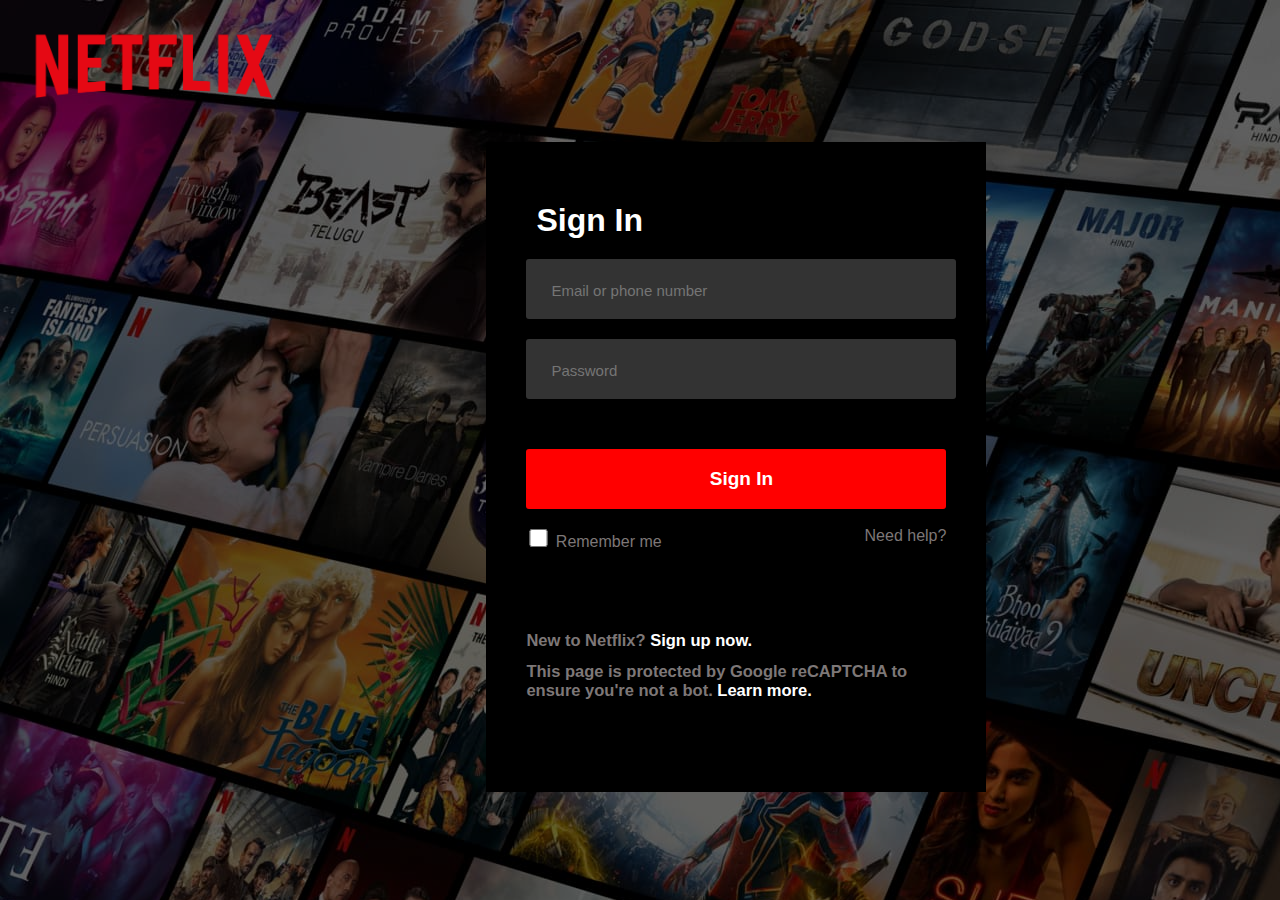
<file: index.html>
<!DOCTYPE html>
<html lang="en">
<head>
    <meta charset="UTF-8">
    <meta http-equiv="X-UA-Compatible" content="IE=edge">
    <meta name="viewport" content="width=device-width, initial-scale=1.0">
    <title>Netflix.com</title>
    <link rel="stylesheet" href="style.css">
</head>
<body>
    <div class="logo">
        <img src="/netflix-logo-0.png" alt="Netflix">
    </div>
    
    <div class="container">
        <h1>Sign In</h1>
        <div class="form">
            <form>
                <input type="email" placeholder="Email or phone number">
                <input type="password" placeholder="Password" required>
                <input type="submit" value="Sign In"required>
                <input type="checkbox" ><label> Remember me</label>
                <a href="#">Need help?</a>
            </form>
        </div>
        <div class="content">
            <h2>New to Netflix? <a href="/signup.html">Sign up now.</a> </h2><br>
            <h2>This page is protected by Google reCAPTCHA to ensure you're not a bot. <a href="#"> Learn more.</a> </h2>
        </div>
    </div>
</body>
</html>
</file>
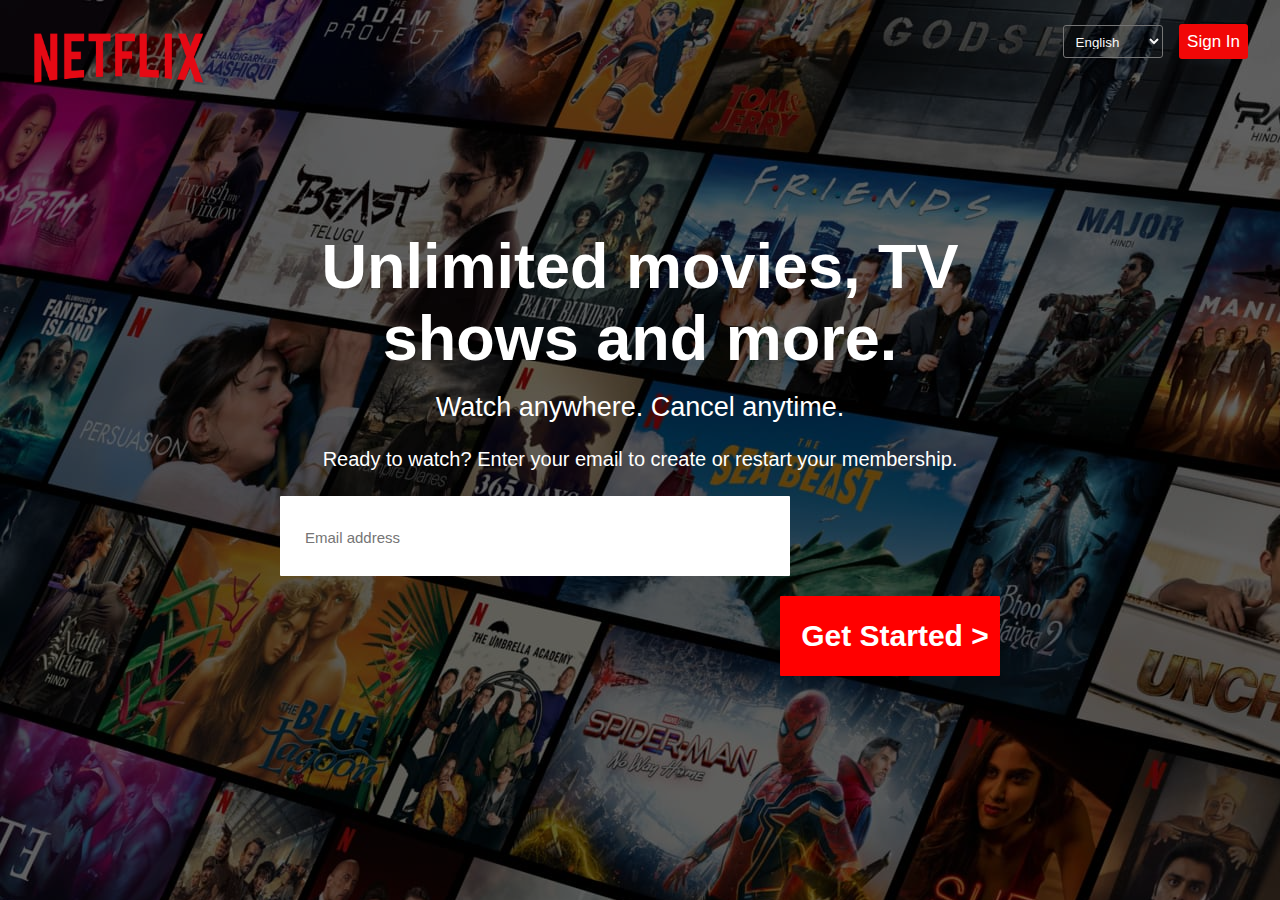
<file: signup.html>
<!DOCTYPE html>
<html lang="en">
<head>
    <meta charset="UTF-8">
    <meta http-equiv="X-UA-Compatible" content="IE=edge">
    <meta name="viewport" content="width=device-width, initial-scale=1.0">
    <title>Netflix.com/sign up</title>
    <link rel="stylesheet" href="style.css">
    <style>
        body{
    background: rgba(0, 0, 0, 0.5) url(/netflix.jpg);
    background-blend-mode: multiply;
    
        }
    </style>
</head>
<body>
    <div class="header">
        <div class="logo">
            <img src="/netflix-logo-0.png" alt="Netflix"></div>

        <div class="menu"> 
            <ul>
                <li><select name="language" id="language">
                <option value="English">English</option>
                <option value="Hindi">Hindi</option>
            </select>
                </li>
                <li><a href="/index.html">Sign In</a></li>
            </ul>
        </div>
    </div>

    <div class="data">
        <h1>Unlimited movies, TV shows and more.</h1>
        <h2>Watch anywhere. Cancel anytime.</h2>
        <h3>Ready to watch? Enter your email to create or restart your membership.</h3>

        <div class="get">
            <input type="email" placeholder="Email address">
            <input type="submit" value="Get Started >">
        </div>
    </div>
    
</body>
</html>
</file>
<file: style.css>
*{
    margin: 0;
    padding: 0;
    font-family: sans-serif;
}
body{
    background: rgba(0, 0, 0, 0.5) url(/netflix.jpg);
    background-blend-mode: darken;
}
.logo img{
    width: 250px;
    margin: 30px ;
    /* margin-top: 12px; */
}
.container{
    position: absolute;
    margin-left: 38%;
    margin-top: 1px;
    width: 500px;
    height: 650px;
    background-color: #000;
    background-blend-mode: lighten;
    /* background-blend-mode:  */
}

.container h1{
    text-align: left;
    color: white;
    margin-left: 50px;
    margin-top: 60px;
}

input{
    margin-left: 40px;
    padding-left: 10PX;
    margin-top: 20px;
    width: 420px;
    height: 60px;
    background-color: #333;
    border: none;
    border-radius: 3px;
    font-size: 20px;
}

input::placeholder{
    font-size: 15px;
    margin-left: 25px;
    padding: 15px;
}

input[type=submit]{
background-color: red;
color: white;
font-size: 19px;
font-weight: 650;
margin-top: 50px;
border-radius: 3px;
}

input[type=checkbox]{
    width: 25px;
    height: 18px;
    border-radius: 5px;
  

} 

label{
    color: rgb(125, 119, 119);
    font-size: 16px;
    margin-top: 10px;
}

.form a{
    color: rgb(125, 119, 119);
    
    float: right;
    margin-top: 18px;
    margin-right: 40px;
    font-size: 16px;
    text-decoration: none;
}

.content{
    color: rgb(125, 119, 119);
    font-size: 11px;
    margin-left: 40px;
    margin-top: 80px;
    margin-right:40px ;
}

.content h2 a{
    color: white;
    text-decoration: none;
}
/* Index.html CSS Codes End Here  */
/* ------------------------------------------------------------------------- */
/* This is Signup Page CSS Code  */
.header{
    width: 100%;
    height: 120px;
    /* background-color: black; */
}

.header img{
    width: 14%;
    height: 60px;
    /* background-color: blue; */
    float: left;
}
.menu{
    width: 70%;
    height: 120px;
    float: right;
    margin-right: 20px;
    /* background:red; */
}

ul {
    list-style: none;
    text-align: right;
}

li{
    display: inline;
    margin-right: 12px;
}

.menu select{
    width: 100px;
    height: 33px;
    margin-top: 25px;
    background: none;
    color: rgb(249, 248, 248);
    padding: 8px;
    border-radius: 3px;
}

.menu a{
    width: 120px;
    height: 33px;
    background-color: rgb(241, 7, 7);
    text-decoration: none;
    font-size: 17px;
    padding: 8px;
    color: white;
    border-radius: 3px;
}
.data{
    /* background-color: #000; */
    height: 560px;
    width: 800px;
    margin: auto;
    padding-top: auto;
}

.data h1{
    color: white;
    font-family: sans-serif;
    font-size: 63px;
    font-weight: 600;
    margin-top: 70px;
    padding-top: 40px;
    margin-left: 50px;
    margin-right: 50px;
    text-align: center;
}

.data h2{
    color: white;
    font-family: sans-serif;
    text-align: center;
    padding-top: 18px;
    font-weight: 400;
    width:800;
    font-size: 27px;
}

.data h3{
    color: white;
    font-family: sans-serif;
    text-align: center;
    padding-top: 25px;
    font-size: 20px;
    font-weight: 500;
}
.get{
    margin-top: 5px;
    /* padding-top: 10px; */
}
.get input{
    width :500px;
    height: 80px;
    float: left;
    margin-top: 20px;
    border-radius: 1px;
    background-color: white;
}

.get input[type="submit"]{
    float: right;
    width: 220px;
    margin-right: 40px; 
    margin-left: 0;
    border-radius: 1px;
    font-family: sans-serif;
    font-size: 30px;
    background-color: red;
}
</file>
